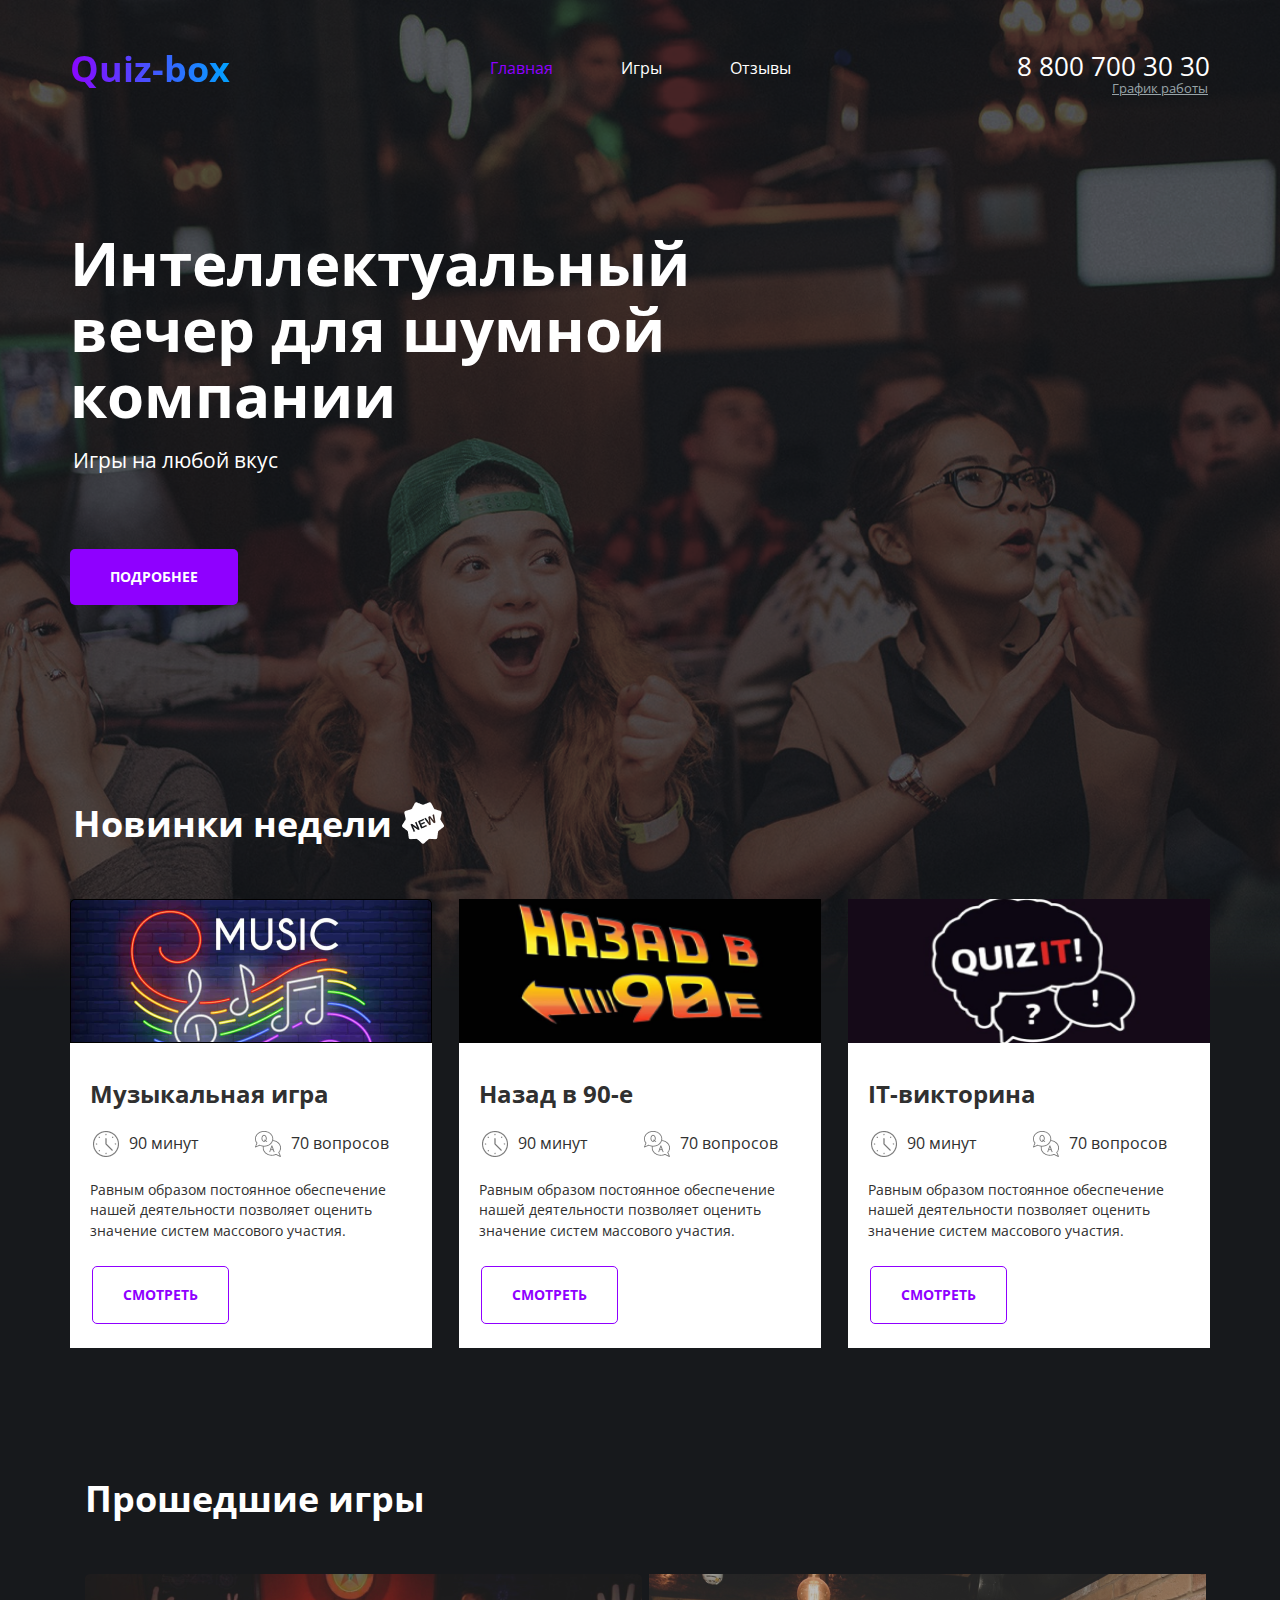
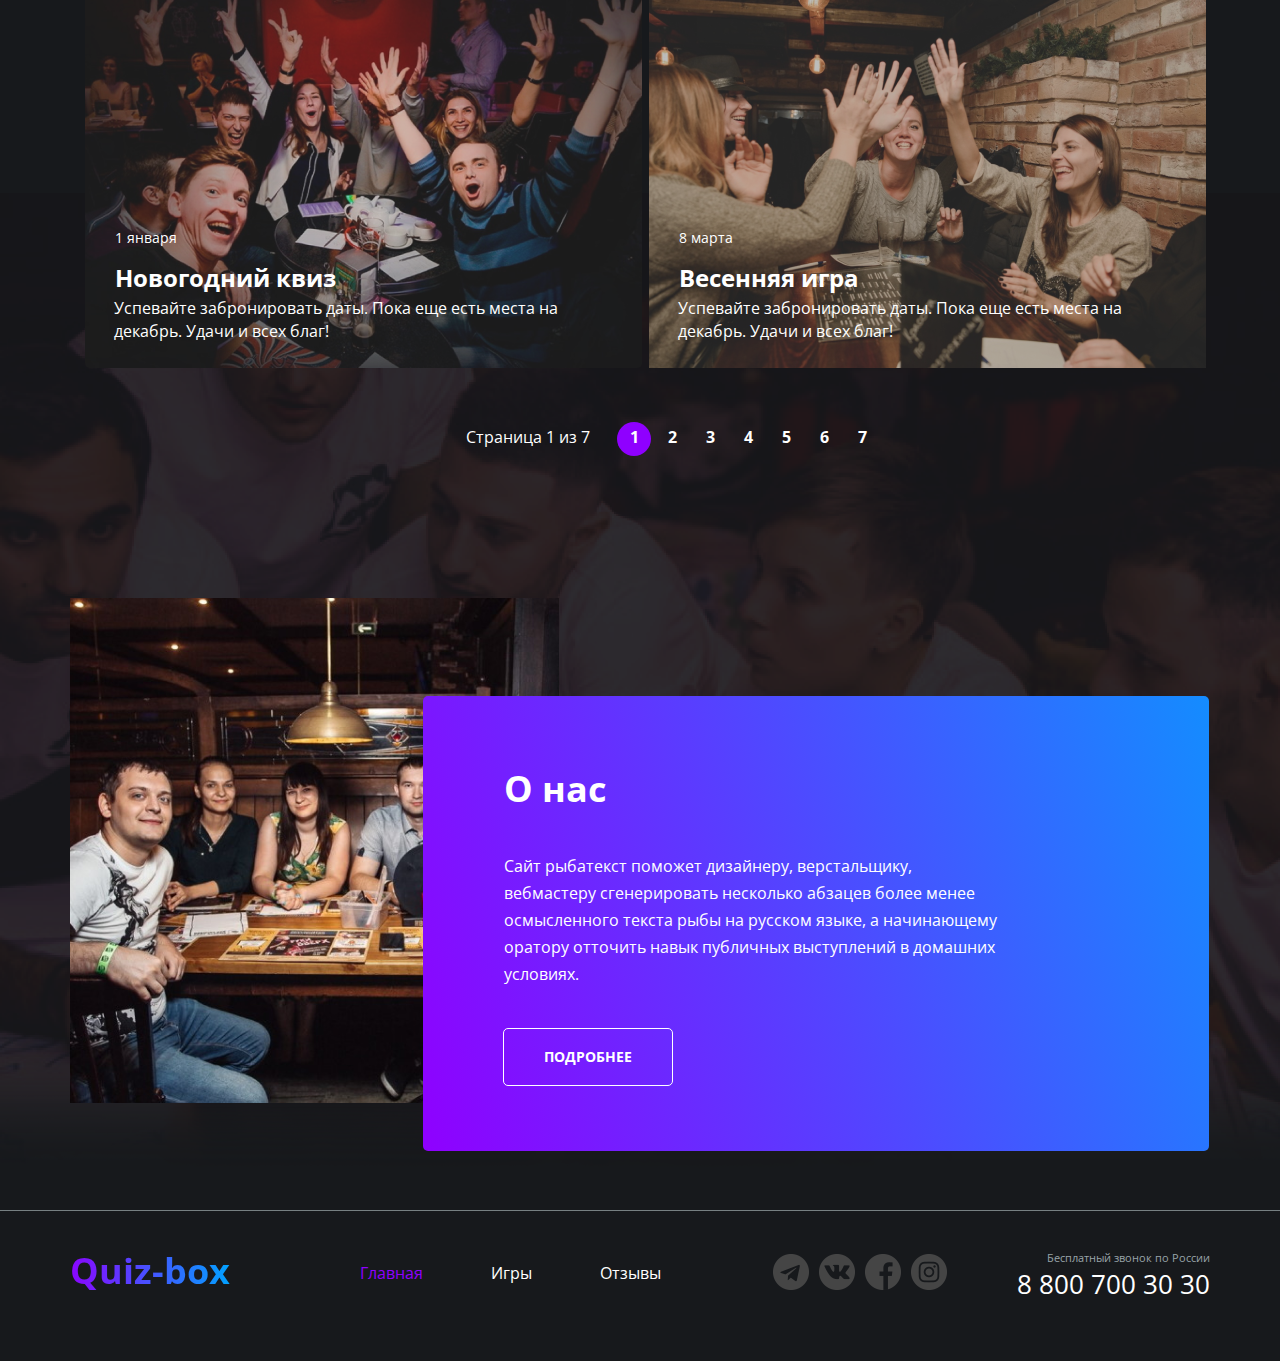
<file: index.html>
<!DOCTYPE html>
<html lang="ru">

<head>
    <meta charset="UTF-8">
    <meta name="viewport" content="width=device-width, initial-scale=1.0">
    <link rel="stylesheet" href="./style.css">
    <title>Quiz-box: Главная</title>
</head>

<body>
    <div class="wrapper wrapper__main">
        <!-- Header -->
        <header class="header">
            <div class="container">
                <!--logo-->
                <a href="/Page-markup/" class="header-logo logo">
                    Quiz-box
                </a>
                <!--navigation TODO-->
                <nav class="navigation">
                    <ul class="navigation__list">
                        <li class="navigation__item">
                            <a href="" class="navigation__link navigation__link--active">Главная</a>
                        </li>
                        <li class="navigation__item">
                            <a href="/Page-markup" class="navigation__link">Игры</a>
                        </li>
                        <li class="navigation__item">
                            <a href="" class="navigation__link">Отзывы</a>
                        </li>
                    </ul>
                </nav>
                <!--contacts-->
                <address class="header__contacts">
                    <a href="tel:+78007003030" class="header__phone">8 800 700 30 30</a>
                    <div class="header__workhours">
                        График работы
                    </div>
                </address>
            </div>
        </header>

        <!-- Main page -->
        <main class="main">
            <!-- description -->
            <section class="description">
                <div class="container">
                
                    <h1 class="title">Интеллектуальный вечер для шумной компании</h1>
                    <div class="description__text">
                        Игры на любой вкус
                    </div>
                    <a href="#" class="description__btn btn">
                        Подробнее
                    </a>
                </div>
            </section>

            <!-- new games -->
            <section class="new-games">
                <div class="container">
                    <div class="new-games__title">
                        <h2 class="subtitle">Новинки недели</h2>
                        <img src="./img/icons/new.png" alt="new" class="new-games__img">
                    </div>
                    <div class="new-games__block">
                        <ul class="new-games__list">
                            <!-- music -->
                            <li class="game-description__item">
                                <img src="./img/context/music-quiz.png" alt="game-pic" class="game-description__pic">
                                <div class="new-games__inner">
                                    <h5 class="game-title">
                                        Музыкальная игра
                                    </h5>
                                    <div class="game-description__info">
                                        <div class="time">
                                            <img class="time__img" src="./img/icons/clock.png" alt="clock"></img>
                                            <div class="time__info">
                                                90 минут
                                            </div>
                                        </div>
                                        <div class="questions">
                                            <img class="questions__img" src="./img/icons/qa.png" alt="questions"></img>
                                            <div class="questions__info">
                                                70 вопросов
                                            </div>
                                        </div>
                                    </div>
                                    <article class="game-text">
                                        Равным образом постоянное обеспечение нашей деятельности позволяет оценить значение
                                        систем массового участия.
                                    </article>
                                    <a href="#" class="new-games__btn btn">
                                        Смотреть
                                    </a>
                                </div>
                            </li>
                            <!-- back to 90s -->
                            <li class="game-description__item">
                                <img src="./img/context/back90.png" alt="game-pic" class="game-description__pic">
                                <div class="new-games__inner">
                                    <h5 class="game-title">
                                        Назад в 90-е
                                    </h5>
                                    <div class="game-description__info">
                                        <div class="time">
                                            <img class="time__img" src="./img/icons/clock.png" alt="clock"></img>
                                            <div class="time__info">
                                                90 минут
                                            </div>
                                        </div>
                                        <div class="questions">
                                            <img class="questions__img" src="./img/icons/qa.png" alt="questions"></img>
                                            <div class="questions__info">
                                                70 вопросов
                                            </div>
                                        </div>
                                    </div>
                                    <article class="game-text">
                                        Равным образом постоянное обеспечение нашей деятельности позволяет оценить значение
                                        систем массового участия.
                                    </article>
                                    <a href="#" class="new-games__btn btn">
                                        Смотреть
                                    </a>
                                </div>
                            </li>
                            <!-- it-quiz -->
                            <li class="game-description__item">
                                <img src="./img/context/quiz_it.png" alt="game-pic" class="game-description__pic">
                                <div class="new-games__inner">
                                    <h5 class="game-title">
                                        IT-викторина
                                    </h5>
                                    <div class="game-description__info">
                                        <div class="time">
                                            <img class="time__img" src="./img/icons/clock.png" alt="clock"></img>
                                            <div class="time__info">
                                                90 минут
                                            </div>
                                        </div>
                                        <div class="questions">
                                            <img class="questions__img" src="./img/icons/qa.png" alt="questions"></img>
                                            <div class="questions__info">
                                                70 вопросов
                                            </div>
                                        </div>
                                    </div>
                                    <article class="game-text">
                                        Равным образом постоянное обеспечение нашей деятельности позволяет оценить значение
                                        систем массового участия.
                                    </article>
                                    <a href="#" class="new-games__btn btn">
                                        Смотреть
                                    </a>
                                </div>
                            </li>
                        </ul>
                    </div>
                </div>
            </section>

            <!-- past games -->
            <section class="past-games">
                <div class="container">
                    <div class="past-games__subtitle">Прошедшие игры</div>
                    <ul class="past-games__list">
                        <li class="past-games__item">
                            <img src="./img/context/newyearquiz.png" alt="game-photo" class="games__photo">
                            <div class="text-on-img">
                                <date class="past-games__date"> 1 января</date>
                                <div class="past-games__title">
                                    Новогодний квиз
                                </div>
                                <article class="past-games__text">
                                    Успевайте забронировать даты. Пока еще есть места на декабрь. Удачи и всех благ!
                                </article>
                            </div>
                        </li>
                        <li class="past-games__item">
                            <img src="./img/context/spring_game.png" alt="game-photo" class="games__photo">
                            <div class="text-on-img">
                                <date class="past-games__date"> 8 марта</date>
                                <div class="past-games__title">
                                    Весенняя игра
                                </div>
                                <article class="past-games__text">
                                    Успевайте забронировать даты. Пока еще есть места на декабрь. Удачи и всех благ!
                                </article>
                            </div>
                        </li>
                    </ul>
                    <div class="paginator">
                        <div class="paginator__display">
                            Страница 1 из 7
                        </div>
                        <ul class="paginator__list">
                            <li class="paginator__item paginator__item--active"><a href="#" class="page">1</a></li>
                            <li class="paginator__item"><a href="#" class="page">2</a></li>
                            <li class="paginator__item"><a href="#" class="page">3</a></li>
                            <li class="paginator__item"><a href="#" class="page">4</a></li>
                            <li class="paginator__item"><a href="#" class="page">5</a></li>
                            <li class="paginator__item"><a href="#" class="page">6</a></li>
                            <li class="paginator__item"><a href="#" class="page">7</a></li>
                        </ul>
                    </div>
                </div>
            </section>

            <!-- about us-->
            <section class="aboutus">
                <div class="container">
                    <img src="./img/context/aboutus.png" alt="our_photo" class="aboutus__img">
                    <article class="aboutus__article">
                        <h2 class="aboutus__title">О нас</h2>
                        <div class="aboutus__text">
                            Сайт рыбатекст поможет дизайнеру, верстальщику, вебмастеру сгенерировать несколько абзацев более менее осмысленного текста рыбы на русском языке, а начинающему оратору отточить навык публичных выступлений в домашних условиях. 
                        </div>
                        <a href="#" class="aboutus__btn btn">
                            Подробнее
                        </a>
                    </article>
                </div>
            </section>
        </main> 
    
        <!-- Footer -->
        <footer class="footer">
            <div class="container">
                <!-- <hr class="footer__hr"> -->
                <a href="/Page-markup/" class="footer-logo logo">
                    Quiz-box
                </a>
                <nav class="navigation">
                    <ul class="navigation__list">
                        <li class="navigation__item">
                            <a href="/Page-markup/" class="navigation__link navigation__link--active">Главная</a>
                        </li>
                        <li class="navigation__item">
                            <a href="#" class="navigation__link">Игры</a>
                        </li>
                        <li class="navigation__item">
                            <a href="#" class="navigation__link">Отзывы</a>
                        </li>
                    </ul>
                </nav>
                <ul class="social-media__list">
                        <li class="social-media__item">
                            <a href="#" class="sm__pic">
                                <img src="./img/icons/tg.png" alt="tg">
                            </a>
                        </li>
                        <li class="social-media__item">
                            <a href="#" class="sm__pic">
                                <img src="./img/icons/vk.png" alt="vk">
                            </a>
                        </li>
                        <li class="social-media__item">
                            <a href="#" class="sm__pic">
                                <img src="./img/icons/fb.png" alt="fb">
                            </a>
                        </li>
                        <li class="social-media__item">
                            <a href="#" class="sm__pic">
                                <img src="./img/icons/ig.png" alt="ig">
                            </a>
                        </li>
                </ul>
                <address class="footer__contacts">
                    <div class="footer__contacts-info">
                        Бесплатный звонок по России
                    </div>
                    <a href="tel:+78007003030" class="footer__phone">8 800 700 30 30</a>
                </address>
            </div>
        </footer>
    </div>
</body>

</html>
</file>
<file: style.css>
@import url('https://fonts.googleapis.com/css2?family=Open+Sans:wght@400;600;700&display=swap');

/* body style */
body {
   /* font */
    font-family: 'Open Sans', sans-serif;
    font-style: normal;
    font-weight: 400;
    background-color: #17191C;
    color: #FFFFFF;
    line-height: 1.42;
    margin: 0px
 }

 a {
   text-decoration: none;
   color: #FFFFFF;
 }

 ul {
   margin: 0;
   padding: 0;
 }

 .wrapper {
   padding: 0px;
   margin: 0px;
 }

 .wrapper__main {
   background: url("./img/backgrounds/bg_1.png") center top no-repeat,
   url(./img/backgrounds/bg_2.png) center bottom 150px no-repeat;
 }

/* container */
.container {
   position: relative;
   width: 1140px;
   margin: 0px auto;
}

/* header */
header {
   position: relative;
   /* background-color:#741BBA; */
   height: 150px;
   margin-bottom: 80px;
}

.logo {
   display: inline-block;
   position: absolute;
   font-weight: 700;  
   font-size: 36px;
   top: 34px;
   left: 0px;
   background: linear-gradient(87.62deg, #8F00FF -2.44%, #00A3FF 100%);
   -webkit-background-clip: text;
   -webkit-text-fill-color: transparent;
   background-clip: text;
}

.header-logo {
   top: 43px;
   left: 0px;
}

.navigation__list {
   display: block;
   position: absolute;
   top: 41px;
   left: 388px;
   font-size: 16px;
   text-decoration: none;
   margin: 15px 0px;
}

.navigation__item {
   display: inline-block;
   margin: 0px 32px;
   font-size: 16px;
   vertical-align: middle;
}

.navigation__link--active {
   color: #8F00FF;
}

.navigation__link:hover {
   color: #8F00FF;
}

.header__contacts {
   position: absolute;
   top: 52px;
   right: 0px;
   line-height: 1.1;
   font-style: normal;
   text-align: right;
}

.header__phone {
   font-size: 26px;
   margin-bottom: 5px;
}

.header__workhours {
   margin: 0 2px;
   font-size: 13px;
   color: #98A4A8;
   text-decoration-line: underline;
}

/* section title */
.desription {
   height: 50px;
   margin-bottom: 100px;
}

.title {
   width: 600px;
   font-size: 60px;
   margin-bottom: 15px;
   line-height: 1.1;
}

.description__text {
   font-size: 21px;
   margin-bottom: 70px;
   padding: 3px;
}

.btn {
   display: inline-block;
   padding: 18px 40px;
   text-transform: uppercase;
   border-radius: 5px;
   font-size: 14px;
   font-weight: 700;
}

.description__btn {
   background: #8F00FF;
}

.description__btn:hover {
   background: #741BBA;
   box-shadow: 0px 2px 4px rgba(218, 1, 0, 0.3);
}


/* section new-games*/
.new-games {
   position: relative;
   display: block;
   margin-top: 160px;
}

.new-games__title {
   display: block;
}

.new-games__title > * {
   display: inline-block;
   vertical-align: middle;
   font-size: 36px;
   font-weight: 700;
   padding: 3px;
}

.new-games__inner {
   padding: 20px;
}

.new-games__block {
   display: block;
   position: relative;
   margin-top: 17px;
}

.game-description__item {
   display: inline-block;
   position: relative;
   width: 362px;
   height: 449px;
   background-color: #FFFFFF;
   color: #303030;
   margin-right: 22.8px;
}

.game-description__item:last-of-type {
   margin-right: 0;
}

.game-description__pic {
   display: block;
   width: 362px;
   height: 144px;
   background-color: #17191C;
   top: 0;
   left: 0;
}

.game-title {
   margin: 14px 0;
   font-size: 24px;
}

.game-description__info {
   padding: 5px 0;
   font-size: 16px;
   position: relative;
   height: 30px;
}

.game-description__info > *{
   display: inline-block;
   vertical-align: middle;
}

.time {
   position: absolute;
   top: 3px;
}

.time > * {
   display: inline;
   vertical-align: middle;
   margin: 3px;
}

.questions {
   position: absolute;
   right: 20px;
   top: 3px;
}

.questions > * {
   display: inline;
   vertical-align: middle;
   margin: 3px;
}

.game-text {
   font-size: 14px;
   margin: 15px 0;
   line-height: 1.46;
}

.new-games__btn {
   display: inline-block;
   margin: 10px 2px;
   border: 1px solid #8F00FF;
   border-radius: 5px;
   color: #8F00FF;
   padding: 18px 30px;
}

.new-games__btn:hover {
   background: #8F00FF;
   color: #FFFFFF;
}

/* past games */
.past-games__container {
   width: 1170px;
}
.past-games {
   margin-top: 125px;
   height: 600px;
}

.past-games__subtitle {
   font-size: 36px;
   font-weight: 700;
   margin: 15px;
}

.past-games__list {
   margin-top: 50px;
   padding: 0 5px;
}

.past-games__item {
   display: inline-block;
   position: relative;
   width: 540px;
   height: 394px;
   margin: 0 10px;
}

.games__photo {
   position: absolute;
   width: 557px;
   height: 394px;
}

.past-games:last-of-type {
   margin-right: 0;
}

.text-on-img {
   position: absolute;
   bottom: 0px;
   padding: 25px;
}

.past-games__date {
   font-size: 14px;
   margin: 0 0 0 5px;
}

.past-games__title {
   font-size: 24px;
   font-weight: 700;
   margin: 12px 0 0 5px;
}

.past-games__text {
   font-size: 16px;
   margin: 2px 0 0 4px;
}

.paginator {
   position: absolute;
   display: block;
   font-size: 16px;
   text-align: center;
   left: 396px;
   top: 547px;
}

.paginator > *{
   display: inline-block;
}

.paginator__list {
   margin-top: 2px;
}

.paginator__item {
   display: inline-block;
   border-radius: 20px;
   width: 30px;
   height: 30px;
   margin: 0;
   cursor: pointer;
   padding: 4px 2px 0px 2px;

}

.paginator__item:first-of-type {
   margin-left: 23px;
}

.page {
   display: inline-block;
   text-align: center;
   font-weight: 700; 
}

.paginator__item:hover, .paginator__item--active{
   background-color: #8F00FF;;
}

/* about us */
.aboutus {
   position: relative;
   margin-top: 125px;
}

.our_photo {
   position: absolute;
   top: 0;
   left: 0;
   padding: 50px;
   width: 489px;
   height: 505px;
}

.aboutus__article {
   position: absolute;
   background: linear-gradient(71.43deg, #8F00FF 0%, #148CFF 100%), #212121;
   border-radius: 5px;
   top: 98px;
   left: 353px;
   padding: 30px;
   width: 726px;
   height: 395px;
}

.aboutus__title {
   position: absolute;;
   top: 38px;
   left: 81px;
   font-size: 36px;
   font-weight: 700;
}

.aboutus__text {
   width: 502px;
   position: absolute;;
   top: 157px;
   left: 81px;
   font-size: 16px;
   line-height: 1.7;
}

.aboutus__btn {
   border: 1px solid #FFFFFF;
   position: absolute;
   bottom: 65px;
   left: 80px;
}

.aboutus__btn:hover {
   background: #b995d5;
   border: 0
}

/* footer */
footer {
   /* background-color: #741BBA; */
   position: relative;
   height: 150px;
   margin-top: 102px;
   margin-bottom: 0px;
   border-top: 1px solid #778082;
}

/* .footer__hr {
   height: 0.001px;
   color: #778082;
   opacity: 0.4;
} */

.footer .navigation__list {
   top: 34px;
   left: 258px;
}

.social-media__list {
   display: inline-block;
   position: absolute;
   top: 40px;
   left: 700px;
}

.social-media__item {
   display: inline-block;
   margin: 3px;
}

.footer__contacts {
   position: absolute;
   top: 35px;
   right: 0px;
   line-height: 1.1;
   font-style: normal;
   text-align: right;
}

.footer__phone {
   font-size: 26px;
   margin-bottom: 5px;
}

.footer__contacts-info {
   font-size: 11px;
   margin: 6px 0px;
   color: #98A4A8;
}
</file>
